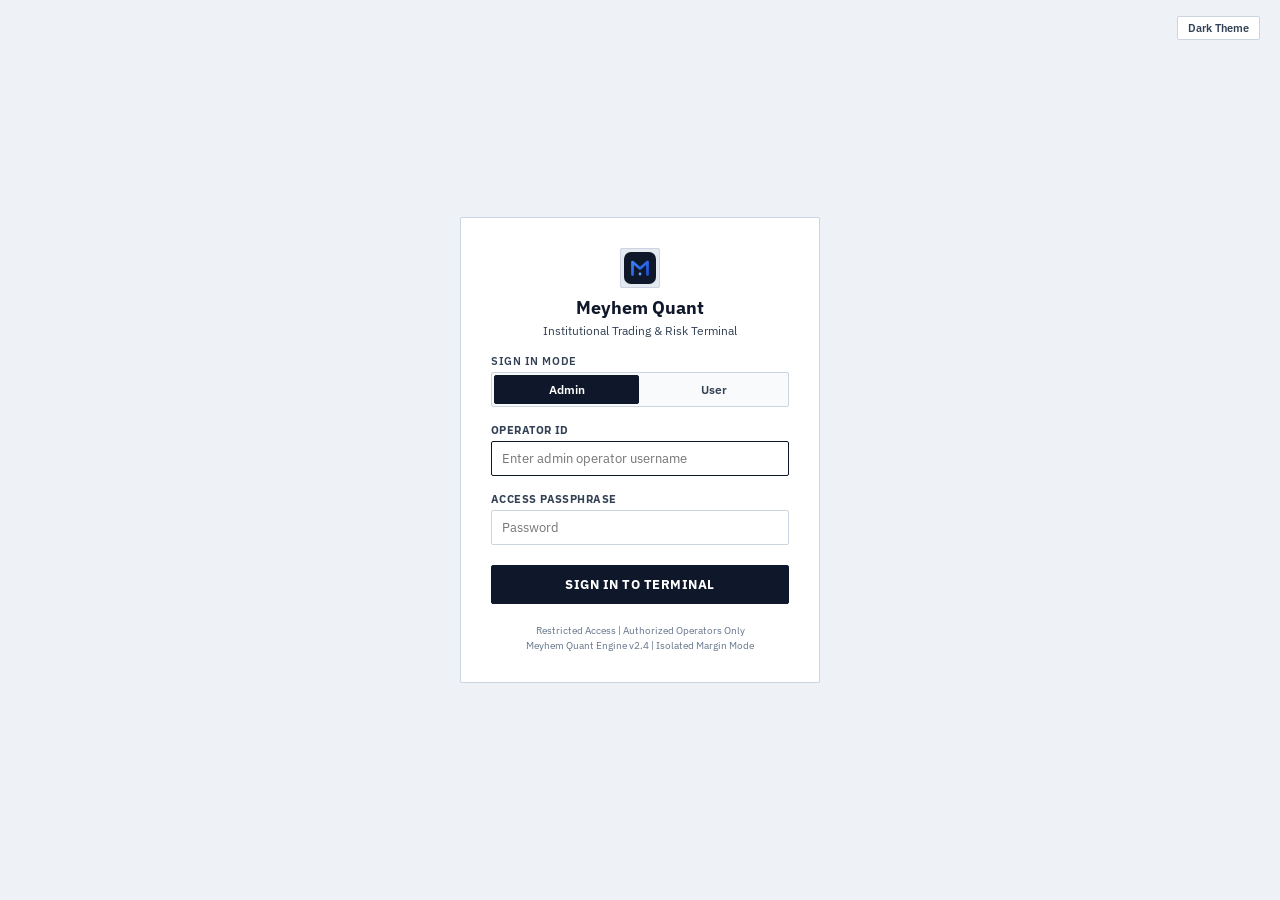
<file: static/login.html>
<!DOCTYPE html>
<html lang="en" data-theme="light">
<head>
    <meta charset="UTF-8">
    <meta name="viewport" content="width=device-width, initial-scale=1.0">
    <title>Meyhem Quant | Terminal Sign In</title>
    <link rel="icon" type="image/svg+xml" href="/static/favicon.svg">
    <link rel="preconnect" href="https://fonts.googleapis.com">
    <link rel="preconnect" href="https://fonts.gstatic.com" crossorigin>
    <link href="https://fonts.googleapis.com/css2?family=IBM+Plex+Mono:wght@400;500;600&family=IBM+Plex+Sans:wght@400;500;600;700&display=swap" rel="stylesheet">
    <link rel="stylesheet" href="/static/style.css">
</head>
<body class="login-page-body">
    <!-- Topbar Actions -->
    <div class="login-topbar-actions">
        <button id="theme-toggle-btn" class="login-theme-btn" title="Toggle Theme">
            <span id="theme-btn-text">Dark Theme</span>
        </button>
    </div>

    <!-- Login Card -->
    <main class="login-card">
        <div class="login-header">
            <div class="login-logo">
                <img src="/static/favicon.svg" alt="Meyhem Quant Logo" width="32" height="32">
            </div>
            <h2>Meyhem Quant</h2>
            <p>Institutional Trading & Risk Terminal</p>
        </div>

        <div id="login-error" class="login-error" role="alert"></div>

        <form id="login-form" style="display: flex; flex-direction: column; gap: 16px;">
            <!-- RBAC Role Mode Switcher -->
            <div class="role-selector-group">
                <label style="font-size: 11px; font-weight: 600; color: var(--text-secondary); text-transform: uppercase; letter-spacing: 0.05em;">Sign In Mode</label>
                <div class="role-toggle-wrapper" id="role-toggle-wrapper">
                    <button type="button" class="role-toggle-btn active" data-role="admin" id="role-btn-admin">
                        <span>Admin</span>
                    </button>
                    <button type="button" class="role-toggle-btn" data-role="user" id="role-btn-user">
                        <span>User</span>
                    </button>
                </div>
            </div>

            <div class="login-group">
                <label for="login-username" id="label-username">Operator ID</label>
                <input 
                    type="text" 
                    id="login-username" 
                    class="login-input" 
                    placeholder="Enter admin operator username" 
                    autocomplete="username" 
                    required 
                    autofocus
                />
            </div>

            <div class="login-group">
                <label for="login-password">Access Passphrase</label>
                <input 
                    type="password" 
                    id="login-password" 
                    class="login-input" 
                    placeholder="Password" 
                    autocomplete="current-password" 
                    required 
                />
            </div>

            <button type="submit" id="btn-login-submit" class="login-btn">
                Sign In to Terminal
            </button>
        </form>

        <div class="login-footer-meta">
            <span>Restricted Access | Authorized Operators Only</span>
            <span>Meyhem Quant Engine v2.4 | Isolated Margin Mode</span>
        </div>
    </main>

    <script>
        // 1. Theme Management (Light by default, persists user preference)
        const savedTheme = localStorage.getItem('mq_theme') || 'light';
        document.documentElement.setAttribute('data-theme', savedTheme);
        document.body.setAttribute('data-theme', savedTheme);

        const themeBtn = document.getElementById('theme-toggle-btn');
        const themeText = document.getElementById('theme-btn-text');

        function updateThemeButtonText(theme) {
            if (themeText) {
                themeText.textContent = theme === 'light' ? 'Dark Theme' : 'Light Theme';
            }
        }
        updateThemeButtonText(savedTheme);

        if (themeBtn) {
            themeBtn.addEventListener('click', () => {
                const current = document.documentElement.getAttribute('data-theme') || 'light';
                const next = current === 'light' ? 'dark' : 'light';
                document.documentElement.setAttribute('data-theme', next);
                document.body.setAttribute('data-theme', next);
                localStorage.setItem('mq_theme', next);
                updateThemeButtonText(next);
            });
        }

        // 2. Role Selector Toggle Logic
        let activeRole = 'admin';
        const roleBtns = document.querySelectorAll('.role-toggle-btn');
        const labelUsername = document.getElementById('label-username');
        const inputUsername = document.getElementById('login-username');

        roleBtns.forEach(btn => {
            btn.addEventListener('click', () => {
                activeRole = btn.getAttribute('data-role');
                roleBtns.forEach(b => b.classList.toggle('active', b === btn));
                if (activeRole === 'user') {
                    if (labelUsername) labelUsername.textContent = 'Account Username';
                    if (inputUsername) inputUsername.placeholder = 'Enter viewer username (user)';
                } else {
                    if (labelUsername) labelUsername.textContent = 'Operator ID';
                    if (inputUsername) inputUsername.placeholder = 'Enter admin operator username (mahum)';
                }
            });
        });

        // 3. Form Submission Handling
        const form = document.getElementById('login-form');
        const errorEl = document.getElementById('login-error');
        const submitBtn = document.getElementById('btn-login-submit');

        form.addEventListener('submit', async (e) => {
            e.preventDefault();
            errorEl.style.display = 'none';
            errorEl.textContent = '';
            submitBtn.disabled = true;
            submitBtn.textContent = 'Authenticating...';

            const username = document.getElementById('login-username').value.trim();
            const password = document.getElementById('login-password').value;

            try {
                const resp = await fetch('/api/auth/login', {
                    method: 'POST',
                    headers: { 'Content-Type': 'application/json' },
                    body: JSON.stringify({
                        username: username,
                        password: password,
                        role: activeRole
                    })
                });
                const data = await resp.json();

                if (data.success && data.token) {
                    localStorage.setItem('topg_session_token', data.token);
                    localStorage.setItem('topg_admin_token', data.token);
                    localStorage.setItem('topg_user_role', data.role || activeRole);
                    window.location.href = '/';
                } else {
                    errorEl.textContent = data.message || 'Authentication rejected. Please check your credentials.';
                    errorEl.style.display = 'block';
                    submitBtn.disabled = false;
                    submitBtn.textContent = 'Sign In to Terminal';
                }
            } catch (err) {
                errorEl.textContent = 'Connection error. Could not reach server.';
                errorEl.style.display = 'block';
                submitBtn.disabled = false;
                submitBtn.textContent = 'Sign In to Terminal';
            }
        });
    </script>
</body>
</html>
</file>
<file: static/style.css>
/* ==============================================================================
   MEYHEM QUANT TERMINAL - INSTITUTIONAL TRADING DESIGN SYSTEM
   HIGH-DENSITY, TABULAR DATA ARCHITECTURE (NO BENTO GRIDS, NO GLASS, NO RAINBOWS)
   FONTS: IBM PLEX SANS (UI) & IBM PLEX MONO (TABULAR TELEMETRY)
   ============================================================================== */

:root,
[data-theme="light"] {
    --bg-app: #eef1f5;
    --bg-sidebar: #ffffff;
    --bg-topbar: #ffffff;
    --bg-card: #ffffff;
    --bg-card-subtle: #f8fafc;
    --bg-input: #ffffff;
    --bg-hover: #e5e9f0;
    --bg-table-header: #e5e9f0;
    --bg-table-stripe: #f9fafb;
    --border-color: #cbd5e1;
    --border-subtle: #94a3b8;
    --border-focus: #0f172a;
    --text-primary: #0f172a;
    --text-secondary: #334155;
    --text-muted: #64748b;
    
    /* Institutional 2-Color Semantic System (Green Up / Red Down / Neutral Slate) */
    --color-up: #057a55;
    --color-up-bg: #def7ec;
    --color-up-border: #31c48d;
    --color-down: #b91c1c;
    --color-down-bg: #fee2e2;
    --color-down-border: #fca5a5;
    --color-neutral: #334155;
    --color-neutral-bg: #f1f5f9;
    --color-neutral-border: #cbd5e1;
    
    --accent-blue: #0f172a;
    --accent-blue-bg: #f1f5f9;
    --accent-blue-border: #cbd5e1;
    --accent-green: #057a55;
    --accent-green-bg: #def7ec;
    --accent-green-border: #31c48d;
    --accent-red: #b91c1c;
    --accent-red-bg: #fee2e2;
    --accent-red-border: #fca5a5;
    --accent-amber: #475569;
    --accent-amber-bg: #f1f5f9;
    --accent-amber-border: #cbd5e1;
    
    --card-shadow: none;
    --card-shadow-hover: none;
    
    --font-sans: "IBM Plex Sans", -apple-system, BlinkMacSystemFont, "Segoe UI", Tahoma, Arial, sans-serif;
    --font-mono: "IBM Plex Mono", "Consolas", "Monaco", "Courier New", monospace;
}

[data-theme="dark"],
[data-theme="cyber"] {
    --bg-app: #0d1117;
    --bg-sidebar: #151921;
    --bg-topbar: #151921;
    --bg-card: #151921;
    --bg-card-subtle: #1a202a;
    --bg-input: #0d1117;
    --bg-hover: #222936;
    --bg-table-header: #1a202a;
    --bg-table-stripe: #12161f;
    --border-color: #27303f;
    --border-subtle: #3a475d;
    --border-focus: #94a3b8;
    --text-primary: #f1f5f9;
    --text-secondary: #94a3b8;
    --text-muted: #64748b;
    
    /* Institutional 2-Color Semantic System (Clean Trading Green & Red) */
    --color-up: #10b981;
    --color-up-bg: #062d1e;
    --color-up-border: #059669;
    --color-down: #ef4444;
    --color-down-bg: #3b1111;
    --color-down-border: #dc2626;
    --color-neutral: #94a3b8;
    --color-neutral-bg: #1e2532;
    --color-neutral-border: #334155;
    
    --accent-blue: #94a3b8;
    --accent-blue-bg: rgba(148, 163, 184, 0.15);
    --accent-blue-border: rgba(148, 163, 184, 0.4);
    --accent-green: #10b981;
    --accent-green-bg: #062d1e;
    --accent-green-border: #059669;
    --accent-red: #ef4444;
    --accent-red-bg: #3b1111;
    --accent-red-border: #dc2626;
    --accent-amber: #94a3b8;
    --accent-amber-bg: rgba(148, 163, 184, 0.15);
    --accent-amber-border: rgba(148, 163, 184, 0.4);
    
    --card-shadow: none;
    --card-shadow-hover: none;
    
    --font-sans: "IBM Plex Sans", -apple-system, BlinkMacSystemFont, "Segoe UI", Tahoma, Arial, sans-serif;
    --font-mono: "IBM Plex Mono", "Consolas", "Monaco", "Courier New", monospace;
}

* {
    box-sizing: border-box;
    margin: 0;
    padding: 0;
    font-family: var(--font-sans);
    -webkit-font-smoothing: antialiased;
}

body {
    background-color: var(--bg-app);
    color: var(--text-primary);
    height: 100vh;
    display: flex;
    flex-direction: column;
    overflow: hidden;
}

.font-mono {
    font-family: var(--font-mono) !important;
    font-variant-numeric: tabular-nums;
    font-feature-settings: "tnum" 1, "zero" 1;
}

.text-up {
    color: var(--color-up) !important;
}

.text-down {
    color: var(--color-down) !important;
}

.text-neutral {
    color: var(--text-secondary) !important;
}

/* ==============================================================================
   MAIN APPLICATION WRAPPER & SIDEBAR
   ============================================================================== */
.app-layout {
    display: flex;
    height: 100vh;
    width: 100vw;
    overflow: hidden;
    background-color: var(--bg-app);
}

.app-sidebar {
    width: 240px;
    min-width: 240px;
    background: var(--bg-sidebar);
    border-right: 1px solid var(--border-color);
    display: flex;
    flex-direction: column;
    justify-content: space-between;
    z-index: 30;
    user-select: none;
}

.sidebar-brand {
    height: 52px;
    padding: 0 16px;
    display: flex;
    align-items: center;
    gap: 10px;
    border-bottom: 1px solid var(--border-color);
    background: var(--bg-sidebar);
}

.brand-icon {
    width: 22px;
    height: 22px;
    flex-shrink: 0;
}

.brand-text {
    display: flex;
    align-items: center;
    gap: 6px;
}

.brand-title {
    font-size: 14px;
    font-weight: 700;
    color: var(--text-primary);
    letter-spacing: -0.01em;
}

.brand-badge {
    font-size: 9px;
    font-weight: 700;
    font-family: var(--font-mono);
    color: var(--text-secondary);
    background: var(--bg-hover);
    border: 1px solid var(--border-color);
    padding: 1px 4px;
    border-radius: 2px;
    letter-spacing: 0.05em;
    text-transform: uppercase;
}

.sidebar-nav {
    flex: 1;
    padding: 12px 8px;
    display: flex;
    flex-direction: column;
    gap: 2px;
    overflow-y: auto;
}

.nav-section-label {
    font-size: 10px;
    font-weight: 700;
    letter-spacing: 0.06em;
    text-transform: uppercase;
    color: var(--text-muted);
    padding: 14px 10px 4px 10px;
}

.nav-section-label:first-child {
    padding-top: 4px;
}

.nav-item {
    display: flex;
    align-items: center;
    gap: 8px;
    padding: 8px 12px;
    background: transparent;
    border: 1px solid transparent;
    border-radius: 2px;
    color: var(--text-secondary);
    font-size: 12px;
    font-weight: 500;
    cursor: pointer;
    text-align: left;
    width: 100%;
}

.nav-item:hover {
    background: var(--bg-hover);
    color: var(--text-primary);
    border-color: var(--border-color);
}

.nav-item.active {
    background: var(--bg-hover);
    color: var(--text-primary);
    font-weight: 700;
    border-color: var(--border-subtle);
}

.nav-indicator {
    width: 3px;
    height: 12px;
    background: transparent;
    flex-shrink: 0;
}

.nav-item.active .nav-indicator {
    background: var(--text-primary);
}

.nav-label {
    flex: 1;
}

.sidebar-footer {
    padding: 14px 12px;
    border-top: 1px solid var(--border-color);
    display: flex;
    flex-direction: column;
    gap: 10px;
    background: var(--bg-sidebar);
}

.user-profile {
    display: flex;
    align-items: center;
    gap: 10px;
}

.user-avatar {
    width: 28px;
    height: 28px;
    border-radius: 2px;
    background: var(--bg-hover);
    color: var(--text-primary);
    border: 1px solid var(--border-color);
    display: flex;
    align-items: center;
    justify-content: center;
    font-weight: 700;
    font-size: 12px;
    font-family: var(--font-mono);
    flex-shrink: 0;
}

.user-info {
    display: flex;
    flex-direction: column;
    gap: 2px;
    min-width: 0;
}

.user-name {
    font-size: 12px;
    font-weight: 700;
    color: var(--text-primary);
    white-space: nowrap;
    overflow: hidden;
    text-overflow: ellipsis;
}

.user-role {
    font-size: 10px;
    color: var(--text-muted);
    display: flex;
    align-items: center;
    gap: 5px;
    white-space: nowrap;
}

.status-dot {
    width: 6px;
    height: 6px;
    background: var(--color-up);
    display: inline-block;
}

.sidebar-logout-btn {
    width: 100%;
    background: transparent;
    color: var(--color-down);
    border: 1px solid var(--color-down-border);
    padding: 6px 10px;
    border-radius: 2px;
    font-size: 11px;
    font-weight: 600;
    cursor: pointer;
    text-transform: uppercase;
    letter-spacing: 0.05em;
}

.sidebar-logout-btn:hover {
    background: var(--color-down-bg);
}

/* ==============================================================================
   WORKSPACE & TOPBAR
   ============================================================================== */
.app-workspace {
    flex: 1;
    display: flex;
    flex-direction: column;
    overflow: hidden;
    background: var(--bg-app);
}

.app-topbar {
    height: 44px;
    background: var(--bg-topbar);
    border-bottom: 1px solid var(--border-color);
    display: flex;
    align-items: center;
    justify-content: space-between;
    padding: 0 16px;
    z-index: 10;
}

.topbar-left {
    display: flex;
    align-items: center;
    gap: 12px;
}

.chart-controls-wrapper {
    display: flex;
    align-items: center;
    gap: 8px;
}

.chart-symbol-select {
    background: var(--bg-card);
    color: var(--text-primary);
    border: 1px solid var(--border-color);
    padding: 4px 8px;
    border-radius: 2px;
    font-size: 12px;
    font-weight: 700;
    font-family: var(--font-mono);
    cursor: pointer;
    outline: none;
}

.chart-symbol-select:focus {
    border-color: var(--border-focus);
}

.timeframe-selector {
    display: flex;
    align-items: center;
    gap: 2px;
    background: var(--bg-card-subtle);
    border: 1px solid var(--border-color);
    padding: 2px;
    border-radius: 2px;
}

.tf-btn {
    background: transparent;
    color: var(--text-muted);
    border: 1px solid transparent;
    padding: 3px 8px;
    border-radius: 2px;
    font-size: 11px;
    font-weight: 600;
    font-family: var(--font-mono);
    cursor: pointer;
}

.tf-btn:hover {
    color: var(--text-primary);
    background: var(--bg-hover);
}

.tf-btn.active {
    background: var(--border-focus);
    color: #ffffff;
    border-color: var(--border-focus);
    font-weight: 700;
}

.topbar-right {
    display: flex;
    align-items: center;
    gap: 6px;
}

.topbar-badges-wrapper {
    display: flex;
    align-items: center;
    gap: 4px;
}

.quick-badge {
    background: var(--bg-card-subtle);
    border: 1px solid var(--border-color);
    padding: 3px 7px;
    border-radius: 2px;
    font-size: 10px;
    font-weight: 600;
    font-family: var(--font-mono);
    display: flex;
    align-items: center;
    gap: 4px;
    color: var(--text-secondary);
    white-space: nowrap;
}

.theme-toggle-btn {
    background: var(--bg-card-subtle);
    color: var(--text-secondary);
    border: 1px solid var(--border-color);
    padding: 4px 10px;
    border-radius: 2px;
    font-size: 11px;
    font-weight: 600;
    cursor: pointer;
}

.theme-toggle-btn:hover {
    background: var(--bg-hover);
    color: var(--text-primary);
}

/* ==============================================================================
   PAGES VIEWPORT
   ============================================================================== */
.pages-viewport {
    flex: 1;
    overflow-y: auto;
    position: relative;
    display: flex;
}

.page-pane {
    display: none;
    width: 100%;
    min-height: 100%;
}

.page-pane.active {
    display: flex;
    flex-direction: column;
    gap: 16px;
    padding: 16px 20px;
}

.page-pane#page-charts.active {
    height: 100%;
    max-height: 100%;
    flex: 1;
    padding: 0;
    gap: 0;
    overflow: hidden;
}

/* ==============================================================================
   EXECUTION CONTROLLER BAR (CLEAN, SOLID, NO ANIMATED CIRCLES)
   ============================================================================== */
.bot-master-hero {
    background: var(--bg-card);
    border: 1px solid var(--border-color);
    border-radius: 2px;
    padding: 14px 18px;
    display: flex;
    align-items: center;
    justify-content: space-between;
    gap: 16px;
    flex-wrap: wrap;
}

.hero-status-group {
    display: flex;
    flex-direction: column;
    gap: 4px;
}

.hero-status-pill {
    align-self: flex-start;
    display: inline-flex;
    align-items: center;
    gap: 6px;
    padding: 2px 8px;
    border-radius: 2px;
    font-size: 11px;
    font-weight: 700;
    font-family: var(--font-mono);
    letter-spacing: 0.05em;
    background: var(--color-up-bg);
    color: var(--color-up);
    border: 1px solid var(--color-up-border);
}

.hero-status-pill.status-paused {
    background: var(--color-down-bg);
    color: var(--color-down);
    border-color: var(--color-down-border);
}

.status-indicator-box {
    width: 7px;
    height: 7px;
    background: currentColor;
    display: inline-block;
    border-radius: 1px;
}

.hero-title {
    font-size: 15px;
    font-weight: 700;
    color: var(--text-primary);
    letter-spacing: -0.01em;
}

.hero-subtitle {
    font-size: 12px;
    color: var(--text-secondary);
    line-height: 1.4;
    max-width: 680px;
}

.hero-actions-row {
    display: flex;
    align-items: center;
    gap: 8px;
    flex-wrap: wrap;
}

.hero-btn {
    display: inline-flex;
    align-items: center;
    padding: 7px 14px;
    border-radius: 2px;
    cursor: pointer;
    font-weight: 700;
    font-size: 12px;
    border: none;
    letter-spacing: 0.02em;
    text-transform: uppercase;
}

.btn-turn-on {
    background: var(--color-up);
    color: #ffffff;
}

.btn-turn-on:hover {
    background: #046c4e;
}

.btn-turn-off {
    background: var(--color-down);
    color: #ffffff;
}

.btn-turn-off:hover {
    background: #991b1b;
}

.hero-btn-sm {
    background: var(--bg-card-subtle);
    color: var(--text-primary);
    border: 1px solid var(--border-color);
    padding: 6px 12px;
    border-radius: 2px;
    font-size: 11px;
    font-weight: 600;
    cursor: pointer;
    text-transform: uppercase;
    letter-spacing: 0.04em;
}

.hero-btn-sm:hover {
    background: var(--bg-hover);
    border-color: var(--border-subtle);
}

.hero-btn-sm.discord-hero-btn {
    background: var(--bg-card-subtle);
    color: var(--text-primary);
    border-color: var(--border-color);
}

/* ==============================================================================
   FINANCIAL TELEMETRY DATA BAR (CONTIGUOUS TABLE STRIP, NO SEPARATE BENTO CARDS)
   ============================================================================== */
.metrics-grid {
    display: grid;
    grid-template-columns: repeat(auto-fit, minmax(170px, 1fr));
    background: var(--bg-card);
    border: 1px solid var(--border-color);
    border-radius: 2px;
    gap: 0;
}

.metric-card {
    background: transparent;
    border: none;
    border-right: 1px solid var(--border-color);
    padding: 12px 16px;
    display: flex;
    flex-direction: column;
    gap: 3px;
    box-shadow: none;
}

.metric-card:last-child {
    border-right: none;
}

.metric-card:hover {
    background: var(--bg-hover);
}

.metric-label {
    font-size: 10px;
    font-weight: 700;
    letter-spacing: 0.08em;
    text-transform: uppercase;
    color: var(--text-muted);
}

.metric-value {
    font-size: 18px;
    font-weight: 700;
    font-family: var(--font-mono);
    font-variant-numeric: tabular-nums;
    color: var(--text-primary);
    line-height: 1.2;
}

.metric-sub {
    font-size: 11px;
    color: var(--text-secondary);
    font-family: var(--font-mono);
}

/* ==============================================================================
   DASHBOARD PANELS & TABLES
   ============================================================================== */
.dashboard-card {
    background: var(--bg-card);
    border: 1px solid var(--border-color);
    border-radius: 2px;
    padding: 16px 18px;
    box-shadow: none;
}

.card-header {
    display: flex;
    justify-content: space-between;
    align-items: center;
    margin-bottom: 12px;
    padding-bottom: 10px;
    border-bottom: 1px solid var(--border-color);
}

.card-title {
    font-size: 13px;
    font-weight: 700;
    color: var(--text-primary);
    display: flex;
    align-items: center;
    gap: 8px;
    text-transform: uppercase;
    letter-spacing: 0.04em;
}

.card-pill {
    font-size: 10px;
    font-weight: 700;
    font-family: var(--font-mono);
    letter-spacing: 0.05em;
    background: var(--bg-card-subtle);
    border: 1px solid var(--border-color);
    padding: 1px 6px;
    border-radius: 2px;
    color: var(--text-secondary);
}

.btn-action-primary {
    background: var(--border-focus);
    color: #ffffff;
    border: 1px solid var(--border-focus);
    font-weight: 600;
    font-size: 11px;
    padding: 6px 14px;
    border-radius: 2px;
    cursor: pointer;
    text-transform: uppercase;
    letter-spacing: 0.03em;
}

.btn-action-primary:hover {
    opacity: 0.9;
}

.btn-action-sm {
    background: var(--bg-card-subtle);
    color: var(--text-primary);
    border: 1px solid var(--border-color);
    padding: 4px 10px;
    border-radius: 2px;
    font-size: 11px;
    font-weight: 600;
    cursor: pointer;
    text-transform: uppercase;
    letter-spacing: 0.03em;
}

.btn-action-sm:hover {
    background: var(--bg-hover);
}

/* ==============================================================================
   RISK PARAMETERS CONTROL BOARD (STRUCTURED TABULAR GRID, NO BENTO GRIDS)
   ============================================================================== */
.risk-config-grid {
    display: grid;
    grid-template-columns: repeat(2, 1fr);
    border: 1px solid var(--border-color);
    background: var(--bg-card);
    gap: 0;
}

@media (max-width: 900px) {
    .risk-config-grid {
        grid-template-columns: 1fr;
    }
}

.risk-param-box {
    background: transparent;
    border: none;
    border-bottom: 1px solid var(--border-color);
    border-right: 1px solid var(--border-color);
    border-radius: 0;
    padding: 12px 16px;
    display: flex;
    flex-direction: column;
    gap: 6px;
}

.risk-param-box:nth-child(2n) {
    border-right: none;
}

.risk-param-box:nth-last-child(-n+2) {
    border-bottom: none;
}

.param-header-row {
    display: flex;
    justify-content: space-between;
    align-items: center;
}

.param-box-label {
    font-size: 12px;
    font-weight: 700;
    color: var(--text-primary);
}

.param-box-desc {
    font-size: 11px;
    color: var(--text-muted);
    line-height: 1.4;
}

.param-input-row {
    display: flex;
    gap: 8px;
    align-items: center;
    margin-top: 4px;
}

.param-input-label {
    font-size: 11px;
    color: var(--text-secondary);
}

.param-unit {
    font-size: 11px;
    font-weight: 600;
    font-family: var(--font-mono);
    color: var(--text-secondary);
}

.blocked-hours-tag {
    font-size: 11px;
    font-weight: 600;
    color: var(--color-down);
    font-family: var(--font-mono);
}

.toggle-pill-btn {
    border-radius: 2px;
    padding: 3px 8px;
    font-size: 10px;
    font-weight: 700;
    font-family: var(--font-mono);
    cursor: pointer;
    border: 1px solid var(--border-color);
    background: var(--bg-hover);
    color: var(--text-secondary);
}

.toggle-pill-btn.active {
    background: var(--color-up-bg);
    color: var(--color-up);
    border-color: var(--color-up-border);
}

.clean-number-input,
.clean-text-input,
.clean-select-input {
    background: var(--bg-input);
    border: 1px solid var(--border-color);
    color: var(--text-primary);
    padding: 5px 8px;
    border-radius: 2px;
    font-size: 12px;
    font-weight: 600;
    font-family: var(--font-mono);
    outline: none;
}

.clean-number-input:focus,
.clean-text-input:focus,
.clean-select-input:focus {
    border-color: var(--border-focus);
}

.preset-btn-group {
    display: flex;
    gap: 4px;
}

.risk-preset-btn,
.alloc-preset-btn {
    background: var(--bg-input);
    color: var(--text-secondary);
    border: 1px solid var(--border-color);
    padding: 3px 7px;
    border-radius: 2px;
    font-size: 10px;
    font-family: var(--font-mono);
    cursor: pointer;
}

.risk-preset-btn:hover,
.alloc-preset-btn:hover {
    background: var(--bg-hover);
    color: var(--text-primary);
}

.risk-preset-btn.active,
.alloc-preset-btn.active {
    background: var(--border-focus);
    color: #ffffff;
    border-color: var(--border-focus);
    font-weight: 700;
}

/* ==============================================================================
   BINANCE GATEWAY PANEL
   ============================================================================== */
.binance-config-body {
    display: grid;
    grid-template-columns: 180px 1fr 1fr auto;
    gap: 12px;
    align-items: flex-end;
    padding: 8px 0;
}

@media (max-width: 900px) {
    .binance-config-body {
        grid-template-columns: 1fr;
    }
}

.form-group {
    display: flex;
    flex-direction: column;
    gap: 4px;
}

.input-field-label {
    font-size: 10px;
    font-weight: 700;
    color: var(--text-muted);
    text-transform: uppercase;
    letter-spacing: 0.05em;
}

.binance-footer-meta {
    display: flex;
    justify-content: space-between;
    align-items: center;
    margin-top: 10px;
    padding-top: 10px;
    border-top: 1px solid var(--border-color);
    font-size: 11px;
    color: var(--text-secondary);
    flex-wrap: wrap;
    gap: 8px;
}

/* ==============================================================================
   DATA TABLES (TABULAR NUMBERS, NO HOVER LIFTS, CLEAN ROW LINES)
   ============================================================================== */
.overview-dual-grid {
    display: grid;
    grid-template-columns: 1fr 1fr;
    gap: 16px;
}

@media (max-width: 1080px) {
    .overview-dual-grid {
        grid-template-columns: 1fr;
    }
}

.calendar-widget-sub {
    font-size: 11px;
    font-family: var(--font-mono);
    color: var(--text-secondary);
    margin-bottom: 8px;
}

.data-table-wrapper {
    overflow-x: auto;
    border: 1px solid var(--border-color);
}

.data-table {
    width: 100%;
    border-collapse: collapse;
    font-size: 11px;
    text-align: left;
}

.data-table th {
    background: var(--bg-table-header);
    color: var(--text-muted);
    font-weight: 700;
    padding: 8px 12px;
    border-bottom: 1px solid var(--border-color);
    text-transform: uppercase;
    font-size: 10px;
    letter-spacing: 0.05em;
    position: sticky;
    top: 0;
    z-index: 2;
}

.data-table td {
    padding: 8px 12px;
    border-bottom: 1px solid var(--border-color);
    color: var(--text-primary);
    white-space: nowrap;
}

.data-table tr:hover td {
    background: var(--bg-hover);
}

.data-table td:nth-child(n+3) {
    font-family: var(--font-mono);
    font-variant-numeric: tabular-nums;
}

.badge-outcome {
    padding: 2px 6px;
    border-radius: 2px;
    font-weight: 700;
    font-size: 10px;
    font-family: var(--font-mono);
    display: inline-block;
}

.badge-outcome.tp {
    background: var(--color-up-bg);
    color: var(--color-up);
    border: 1px solid var(--color-up-border);
}

.badge-outcome.sl {
    background: var(--color-down-bg);
    color: var(--color-down);
    border: 1px solid var(--color-down-border);
}

.badge-side {
    padding: 2px 5px;
    border-radius: 2px;
    font-weight: 700;
    font-size: 10px;
    font-family: var(--font-mono);
}

.badge-side.buy {
    background: var(--color-up-bg);
    color: var(--color-up);
}

.badge-side.sell {
    background: var(--color-down-bg);
    color: var(--color-down);
}

/* ==============================================================================
   CHARTS VIEW & DRAWING TOOLS (TEXT LABELS, SOLID HEADERS)
   ============================================================================== */
.drawing-toolbar {
    width: 36px;
    height: 100%;
    background-color: var(--bg-sidebar);
    border-right: 1px solid var(--border-color);
    display: flex;
    flex-direction: column;
    align-items: center;
    padding: 6px 0;
    gap: 4px;
    z-index: 15;
    flex-shrink: 0;
}

.draw-tool-btn {
    width: 28px;
    height: 28px;
    display: flex;
    align-items: center;
    justify-content: center;
    background: transparent;
    color: var(--text-secondary);
    border: 1px solid transparent;
    border-radius: 2px;
    cursor: pointer;
    font-family: var(--font-mono);
    font-size: 10px;
    font-weight: 700;
}

.draw-tool-btn:hover {
    background: var(--bg-hover);
    color: var(--text-primary);
    border-color: var(--border-color);
}

.draw-tool-btn.active {
    background: var(--border-focus);
    color: #ffffff;
    border-color: var(--border-focus);
}

.tool-separator {
    width: 20px;
    height: 1px;
    background: var(--border-color);
    margin: 2px 0;
}

#main-content {
    flex: 1;
    display: flex;
    flex-direction: row;
    height: 100%;
    width: 100%;
    overflow: hidden;
    position: relative;
}

.split-pane {
    position: relative;
    height: 100% !important;
    max-height: 100% !important;
    display: flex !important;
    flex-direction: column !important;
    overflow: hidden !important;
    min-width: 0 !important;
    box-sizing: border-box !important;
}

#split-ltf-container {
    background-color: var(--bg-app);
    border-right: 1px solid var(--border-color);
}

#chart-container {
    background-color: var(--bg-app);
    border-right: none;
}

#split-ltf-container.collapsed {
    display: none !important;
    width: 0% !important;
    max-width: 0% !important;
    flex: 0 0 0% !important;
    border-right: none !important;
}

#chart-container.full-width {
    display: flex !important;
    width: 100% !important;
    max-width: 100% !important;
    flex: 1 1 100% !important;
}

#split-ltf-container:not(.collapsed) {
    display: flex !important;
    flex: 1 1 50% !important;
    width: 50% !important;
    max-width: 50% !important;
    min-width: 0 !important;
    box-sizing: border-box !important;
}

#chart-container:not(.full-width) {
    display: flex !important;
    flex: 1 1 50% !important;
    width: 50% !important;
    max-width: 50% !important;
    min-width: 0 !important;
    box-sizing: border-box !important;
}

#chart-container:not(.full-width) #double-click-hint {
    display: none !important;
}

.pane-header {
    height: 32px !important;
    min-height: 32px !important;
    max-height: 32px !important;
    flex: 0 0 32px !important;
    background: var(--bg-topbar);
    border-bottom: 1px solid var(--border-color);
    display: flex;
    align-items: center;
    justify-content: space-between;
    padding: 0 8px;
    z-index: 8;
    position: relative !important;
    width: 100% !important;
    box-sizing: border-box !important;
    white-space: nowrap !important;
    overflow: hidden !important;
}

.pane-header {
    height: 32px !important;
    min-height: 32px !important;
    flex: 0 0 32px !important;
    background: var(--bg-topbar);
    border-bottom: 1px solid var(--border-color);
    display: flex;
    align-items: center;
    justify-content: space-between;
    padding: 0 10px;
    z-index: 8;
    position: relative !important;
    width: 100% !important;
    box-sizing: border-box !important;
}

.pane-title-group {
    display: flex;
    align-items: center;
    gap: 6px;
}

.ltf-badge,
.htf-badge {
    font-size: 11px;
    font-weight: 700;
    font-family: var(--font-mono);
    color: var(--text-primary);
    background: var(--bg-hover);
    padding: 2px 6px;
    border: 1px solid var(--border-color);
    border-radius: 2px;
}

.ltf-date-tag {
    font-size: 11px;
    color: var(--text-secondary);
    font-family: var(--font-mono);
}

.signal-nav-controls {
    display: inline-flex;
    align-items: center;
    gap: 3px;
    margin-left: 6px;
}

.sig-nav-btn {
    background: var(--bg-card);
    border: 1px solid var(--border-color);
    color: var(--text-primary);
    border-radius: 2px;
    padding: 1px 6px;
    font-size: 9px;
    font-family: var(--font-mono);
    font-weight: 700;
    cursor: pointer;
}

.sig-nav-btn:hover {
    background: var(--bg-hover);
}

.sig-counter-pill {
    font-size: 10px;
    font-weight: 600;
    font-family: var(--font-mono);
    color: var(--text-secondary);
    padding: 1px 5px;
    background: var(--bg-hover);
    border: 1px solid var(--border-color);
    border-radius: 2px;
}

.close-split-btn {
    flex-shrink: 0 !important;
    margin-left: auto !important;
    display: inline-flex !important;
    align-items: center !important;
    justify-content: center !important;
    gap: 4px !important;
    height: 24px !important;
    padding: 0 10px !important;
    background: rgba(239, 83, 80, 0.16) !important;
    border: 1px solid rgba(239, 83, 80, 0.5) !important;
    border-radius: 4px !important;
    color: #ef5350 !important;
    font-family: var(--font-mono, monospace) !important;
    font-size: 11px !important;
    font-weight: 700 !important;
    letter-spacing: 0.5px !important;
    cursor: pointer !important;
    transition: all 0.15s ease-in-out !important;
    z-index: 20 !important;
}

.close-split-btn:hover {
    background: #ef5350 !important;
    color: #ffffff !important;
    border-color: #ef5350 !important;
    box-shadow: 0 2px 8px rgba(239, 83, 80, 0.4) !important;
}

.floating-ltf-close-btn {
    position: absolute !important;
    top: 8px !important;
    right: 70px !important;
    display: inline-flex !important;
    align-items: center !important;
    gap: 5px !important;
    padding: 3px 9px !important;
    background: rgba(19, 23, 34, 0.88) !important;
    border: 1px solid rgba(239, 83, 80, 0.6) !important;
    border-radius: 4px !important;
    color: #ef5350 !important;
    font-family: var(--font-mono, monospace) !important;
    font-size: 11px !important;
    font-weight: 700 !important;
    cursor: pointer !important;
    z-index: 25 !important;
    backdrop-filter: blur(4px) !important;
    box-shadow: 0 2px 6px rgba(0, 0, 0, 0.4) !important;
    transition: all 0.15s ease !important;
}

.floating-ltf-close-btn:hover {
    background: #ef5350 !important;
    color: #ffffff !important;
    border-color: #ef5350 !important;
    box-shadow: 0 3px 10px rgba(239, 83, 80, 0.5) !important;
}

#ltf-ohlc-legend {
    flex: 1 1 auto !important;
    min-width: 0 !important;
    overflow: hidden !important;
    text-overflow: ellipsis !important;
    white-space: nowrap !important;
    margin: 0 8px !important;
}

.signal-telemetry-bar {
    position: relative !important;
    height: 26px !important;
    min-height: 26px !important;
    flex: 0 0 26px !important;
    width: 100% !important;
    box-sizing: border-box !important;
    background: var(--bg-card);
    border-bottom: 1px solid var(--border-color);
    display: flex;
    align-items: center;
    gap: 12px;
    padding: 0 10px;
    font-size: 11px;
    font-family: var(--font-mono);
    z-index: 7;
    overflow-x: auto;
    white-space: nowrap;
}

.tel-badge-sig {
    font-size: 10px;
    font-weight: 800;
    padding: 1px 6px;
    border-radius: 2px;
    font-family: var(--font-mono);
}

.tel-badge-sig.buy {
    background: var(--color-up-bg);
    color: var(--color-up);
    border: 1px solid var(--color-up-border);
}

.tel-badge-sig.sell {
    background: var(--color-down-bg);
    color: var(--color-down);
    border: 1px solid var(--color-down-border);
}

.tel-item {
    color: var(--text-secondary);
}

.tel-item b {
    color: var(--text-primary);
}

.tel-item.tel-sl b { color: var(--color-down); }
.tel-item.tel-tp b { color: var(--color-up); }

.clean-mode-badge {
    font-size: 9px;
    font-weight: 700;
    font-family: var(--font-mono);
    padding: 2px 6px;
    border-radius: 2px;
    background: var(--bg-hover);
    color: var(--text-secondary);
    border: 1px solid var(--border-color);
}

#structure-trend-badge {
    background: var(--color-up-bg);
    color: var(--color-up);
    border-color: var(--color-up-border);
}

.ohlc-legend {
    font-size: 11px;
    font-family: var(--font-mono);
    display: flex;
    align-items: center;
    gap: 8px;
    color: var(--text-muted);
    white-space: nowrap;
}

.ohlc-legend .time-val {
    color: var(--text-primary);
    font-weight: 600;
}

.ohlc-legend .val-up {
    color: var(--color-up);
    font-weight: 600;
}

.ohlc-legend .val-down {
    color: var(--color-down);
    font-weight: 600;
}

.pane-chart {
    width: 100% !important;
    height: 100% !important;
    flex: 1 1 0 !important;
    min-height: 0 !important;
    position: relative !important;
    overflow: hidden !important;
    margin: 0 !important;
    padding: 0 !important;
    box-sizing: border-box !important;
}

#overlay-canvas, #ltf-overlay-canvas {
    position: absolute;
    top: 0;
    left: 0;
    width: 100%;
    height: 100%;
    pointer-events: none;
    z-index: 5;
}

/* TradingView Style Floating Crosshair Date & Time Badge at Chart Bottom */
.bottom-time-scale-pill {
    position: absolute;
    bottom: 2px;
    left: 50%;
    transform: translateX(-50%);
    background: #2962ff;
    color: #ffffff;
    font-family: var(--font-mono), monospace;
    font-size: 11px;
    font-weight: 700;
    padding: 2px 8px;
    border-radius: 2px;
    pointer-events: none;
    z-index: 25;
    box-shadow: 0 2px 6px rgba(0, 0, 0, 0.4);
    display: none;
    white-space: nowrap;
    border: 1px solid rgba(255, 255, 255, 0.2);
}

/* Floating Drawing Property Bar */
.drawing-property-bar {
    position: fixed;
    top: 50px;
    left: 50%;
    transform: translateX(-50%);
    background: var(--bg-card);
    border: 1px solid var(--border-color);
    border-radius: 2px;
    padding: 4px 10px;
    display: flex;
    align-items: center;
    gap: 8px;
    z-index: 1000;
    box-shadow: none;
}

.prop-group {
    display: flex;
    align-items: center;
    gap: 4px;
}

.prop-label {
    font-size: 10px;
    color: var(--text-muted);
    font-weight: 700;
    text-transform: uppercase;
}

.color-palette {
    display: flex;
    align-items: center;
    gap: 4px;
}

.color-dot {
    width: 14px;
    height: 14px;
    border-radius: 2px;
    border: 1px solid var(--border-color);
    cursor: pointer;
    outline: none;
    padding: 0;
}

.color-dot.active {
    border-color: var(--text-primary);
}

.prop-select {
    background: var(--bg-input);
    color: var(--text-primary);
    border: 1px solid var(--border-color);
    padding: 2px 4px;
    border-radius: 2px;
    font-size: 11px;
    font-family: var(--font-mono);
    outline: none;
}

.prop-input {
    background: var(--bg-input);
    color: var(--text-primary);
    border: 1px solid var(--border-color);
    padding: 2px 6px;
    border-radius: 2px;
    font-size: 11px;
    font-family: var(--font-mono);
    outline: none;
    width: 120px;
}

.prop-separator {
    width: 1px;
    height: 14px;
    background: var(--border-color);
}

.prop-icon-btn {
    background: transparent;
    border: 1px solid var(--border-color);
    color: var(--text-primary);
    cursor: pointer;
    padding: 2px 6px;
    border-radius: 2px;
    font-family: var(--font-mono);
    font-size: 10px;
    font-weight: 700;
}

.prop-icon-btn.delete-btn {
    color: var(--color-down);
    border-color: var(--color-down-border);
    background: var(--color-down-bg);
}

.prop-icon-btn.close-btn {
    border: none;
}

/* ==============================================================================
   FILTER BUTTONS & CALENDAR
   ============================================================================== */
.event-filter-group {
    display: flex;
    gap: 4px;
}

.filter-btn {
    background: var(--bg-card-subtle);
    color: var(--text-secondary);
    border: 1px solid var(--border-color);
    padding: 4px 10px;
    border-radius: 2px;
    font-size: 11px;
    font-weight: 600;
    cursor: pointer;
}

.filter-btn:hover {
    background: var(--bg-hover);
    color: var(--text-primary);
}

.filter-btn.active {
    background: var(--border-focus);
    color: #ffffff;
    border-color: var(--border-focus);
}

/* ==============================================================================
   RISK GUARDRAILS MATRIX (TABLE LAYOUT)
   ============================================================================== */
.guardrail-status-pill {
    font-size: 10px;
    font-weight: 700;
    font-family: var(--font-mono);
    padding: 2px 6px;
    border-radius: 2px;
    display: inline-block;
    border: 1px solid var(--border-color);
    color: var(--text-secondary);
    background: var(--bg-card-subtle);
}

.guardrail-status-pill.status-ok {
    background: var(--color-up-bg);
    color: var(--color-up);
    border-color: var(--color-up-border);
}

/* Legacy guardrails fallback */
.guardrails-grid {
    display: grid;
    grid-template-columns: repeat(auto-fit, minmax(280px, 1fr));
    gap: 12px;
}

.guardrail-card {
    background: var(--bg-card);
    border: 1px solid var(--border-color);
    border-radius: 2px;
    padding: 14px 16px;
    display: flex;
    flex-direction: column;
    gap: 8px;
}

.guardrail-header {
    display: flex;
    justify-content: space-between;
    align-items: center;
}

.guardrail-name {
    font-size: 13px;
    font-weight: 700;
    color: var(--text-primary);
}

.guardrail-desc {
    font-size: 11px;
    color: var(--text-secondary);
    line-height: 1.5;
}

/* ==============================================================================
   LOGIN PAGE
   ============================================================================== */
.login-page-body {
    background: var(--bg-app);
    color: var(--text-primary);
    min-height: 100vh;
    display: flex;
    flex-direction: column;
    justify-content: center;
    align-items: center;
    padding: 20px;
    margin: 0;
}

.login-topbar-actions {
    position: absolute;
    top: 16px;
    right: 20px;
}

.login-card {
    background: var(--bg-card);
    border: 1px solid var(--border-color);
    border-radius: 2px;
    padding: 30px;
    width: 100%;
    max-width: 360px;
    display: flex;
    flex-direction: column;
    gap: 16px;
    box-shadow: none;
}

.login-header {
    text-align: center;
    display: flex;
    flex-direction: column;
    align-items: center;
    gap: 4px;
}

.login-logo {
    display: flex;
    align-items: center;
    justify-content: center;
    width: 40px;
    height: 40px;
    background: var(--bg-hover);
    border: 1px solid var(--border-color);
    border-radius: 2px;
    margin-bottom: 4px;
}

.login-header h2 {
    font-size: 18px;
    font-weight: 700;
    color: var(--text-primary);
}

.login-header p {
    font-size: 12px;
    color: var(--text-secondary);
}

.role-selector-group {
    display: flex;
    flex-direction: column;
    gap: 4px;
}

.role-toggle-wrapper {
    display: flex;
    background: var(--bg-card-subtle);
    border: 1px solid var(--border-color);
    border-radius: 2px;
    padding: 2px;
    gap: 2px;
}

.role-toggle-btn {
    flex: 1;
    display: flex;
    align-items: center;
    justify-content: center;
    padding: 6px 10px;
    border: 1px solid transparent;
    border-radius: 2px;
    background: transparent;
    color: var(--text-secondary);
    font-size: 12px;
    font-weight: 600;
    font-family: var(--font-mono);
    cursor: pointer;
}

.role-toggle-btn.active {
    background: var(--border-focus);
    color: #ffffff;
    border-color: var(--border-focus);
}

.login-group {
    display: flex;
    flex-direction: column;
    gap: 4px;
}

.login-group label {
    font-size: 11px;
    font-weight: 700;
    color: var(--text-secondary);
    text-transform: uppercase;
    letter-spacing: 0.04em;
}

.login-input {
    background: var(--bg-input);
    border: 1px solid var(--border-color);
    border-radius: 2px;
    padding: 8px 10px;
    color: var(--text-primary);
    font-size: 13px;
    outline: none;
}

.login-input:focus {
    border-color: var(--border-focus);
}

.login-btn {
    background: var(--border-focus);
    color: #ffffff;
    border: 1px solid var(--border-focus);
    border-radius: 2px;
    padding: 10px;
    font-size: 13px;
    font-weight: 700;
    text-transform: uppercase;
    letter-spacing: 0.04em;
    cursor: pointer;
    margin-top: 4px;
}

.login-btn:hover {
    opacity: 0.9;
}

.login-btn:disabled {
    opacity: 0.5;
    cursor: not-allowed;
}

.login-error {
    background: var(--color-down-bg);
    border: 1px solid var(--color-down-border);
    color: var(--color-down);
    font-size: 11px;
    padding: 8px 12px;
    border-radius: 2px;
    text-align: center;
    display: none;
}

.login-footer-meta {
    text-align: center;
    font-size: 10px;
    font-family: var(--font-mono);
    color: var(--text-muted);
    margin-top: 4px;
    display: flex;
    flex-direction: column;
    gap: 2px;
}

.login-theme-btn {
    background: var(--bg-card);
    border: 1px solid var(--border-color);
    color: var(--text-secondary);
    border-radius: 2px;
    padding: 4px 10px;
    font-size: 11px;
    font-weight: 600;
    cursor: pointer;
}

.login-theme-btn:hover {
    background: var(--bg-hover);
    color: var(--text-primary);
}

/* ==============================================================================
   ROLE-BASED PERMISSION RESTRICTIONS (USER / VIEWER ROLE)
   ============================================================================== */
body.role-user .bot-master-hero,
body.role-user .risk-config-card,
body.role-user .binance-card,
body.role-user #btn-bot-toggle,
body.role-user #nav-calendar,
body.role-user #nav-risk,
body.role-user #page-calendar,
body.role-user #page-risk,
body.role-user .overview-dual-grid > .dashboard-card:first-child,
body.role-user .sidebar-nav .nav-section-label:first-child,
body.role-user #btn-reset-breaker,
body.role-user #btn-discord-test,
body.role-user #btn-turn-on-bot,
body.role-user #btn-turn-off-bot,
body.role-user #btn-save-risk-settings,
body.role-user #btn-save-binance,
body.role-user #btn-test-binance {
    display: none !important;
}

body.role-user .overview-dual-grid {
    grid-template-columns: 1fr !important;
}

body.role-user .user-role {
    color: var(--text-primary) !important;
}


/* Interactive Trade Decision HUD Banner */
.trade-logic-hud {
    position: relative !important;
    display: flex !important;
    flex-wrap: wrap !important;
    align-items: center !important;
    justify-content: space-between !important;
    gap: 8px !important;
    padding: 5px 10px !important;
    background: #0d111a !important;
    border-bottom: 1px solid var(--border-color) !important;
    font-family: var(--font-mono, monospace) !important;
    font-size: 11px !important;
    z-index: 7 !important;
    box-sizing: border-box !important;
}

.logic-steps-wrapper {
    display: flex !important;
    align-items: center !important;
    gap: 6px !important;
    flex-wrap: nowrap !important;
    overflow-x: auto !important;
}

.logic-step-card {
    display: inline-flex !important;
    align-items: center !important;
    gap: 4px !important;
    padding: 2px 7px !important;
    border-radius: 4px !important;
    background: rgba(255, 255, 255, 0.05) !important;
    border: 1px solid rgba(255, 255, 255, 0.1) !important;
    white-space: nowrap !important;
    color: var(--text-secondary);
}

.logic-step-card .step-badge {
    font-weight: 800 !important;
    font-size: 9px !important;
    opacity: 0.8 !important;
}

.logic-step-card .step-text {
    font-weight: 600 !important;
}

.logic-step-card.passed {
    background: rgba(16, 185, 129, 0.15) !important;
    border-color: rgba(16, 185, 129, 0.45) !important;
    color: #10b981 !important;
}

.logic-step-card.waiting {
    background: rgba(245, 158, 11, 0.15) !important;
    border-color: rgba(245, 158, 11, 0.45) !important;
    color: #f59e0b !important;
}

.logic-step-card.active {
    background: rgba(56, 189, 248, 0.15) !important;
    border-color: rgba(56, 189, 248, 0.45) !important;
    color: #38bdf8 !important;
}

.logic-step-card.retesting {
    background: rgba(168, 85, 247, 0.18) !important;
    border-color: #a855f7 !important;
    color: #c084fc !important;
}

.logic-step-card.confirmed {
    background: rgba(16, 185, 129, 0.25) !important;
    border-color: #10b981 !important;
    color: #10b981 !important;
    font-weight: 700 !important;
}

.logic-step-arrow {
    color: var(--text-muted, #64748b) !important;
    font-size: 10px !important;
}

.logic-decision-wrapper {
    display: inline-flex !important;
    align-items: center !important;
    gap: 8px !important;
    margin-left: auto !important;
    white-space: nowrap !important;
    overflow: hidden !important;
    text-overflow: ellipsis !important;
}

.logic-decision-badge {
    padding: 2px 8px !important;
    border-radius: 4px !important;
    font-weight: 800 !important;
    font-size: 10px !important;
    letter-spacing: 0.5px !important;
    border: 1px solid currentColor !important;
    background: rgba(245, 158, 11, 0.15) !important;
    color: #f59e0b !important;
    border-color: #f59e0b !important;
}

.logic-decision-reason {
    color: var(--text-secondary, #94a3b8) !important;
    font-size: 11px !important;
    font-weight: 500 !important;
}


/* ===================================================================
   METHOD 2: TRADE REPLAY & DISCREPANCY INSPECTOR STYLES
   =================================================================== */

.btn-inspector-header {
    display: inline-flex;
    align-items: center;
    gap: 6px;
    height: 28px;
    padding: 0 12px;
    margin-left: 8px;
    border-radius: 4px;
    font-size: 11px;
    font-weight: 700;
    cursor: pointer;
    background: linear-gradient(135deg, rgba(37, 99, 235, 0.15), rgba(99, 102, 241, 0.15));
    border: 1px solid rgba(37, 99, 235, 0.5);
    color: #3b82f6;
    transition: all 0.2s ease;
}

.btn-inspector-header:hover {
    background: linear-gradient(135deg, rgba(37, 99, 235, 0.3), rgba(99, 102, 241, 0.3));
    border-color: #2563eb;
    color: #60a5fa;
    transform: translateY(-1px);
}

.btn-hud-inspect {
    display: inline-flex;
    align-items: center;
    gap: 4px;
    height: 22px;
    padding: 0 8px;
    border-radius: 3px;
    font-size: 10px;
    font-weight: 700;
    cursor: pointer;
    background: rgba(37, 99, 235, 0.2);
    border: 1px solid rgba(59, 130, 246, 0.4);
    color: #60a5fa;
    margin-left: 8px;
    transition: all 0.15s ease;
}

.btn-hud-inspect:hover {
    background: rgba(37, 99, 235, 0.4);
    color: #ffffff;
}

/* Modal Overlay */
.discrepancy-modal-overlay {
    position: fixed;
    top: 0;
    left: 0;
    right: 0;
    bottom: 0;
    background: rgba(15, 23, 42, 0.75);
    backdrop-filter: blur(4px);
    z-index: 99999;
    display: flex;
    align-items: center;
    justify-content: center;
    padding: 20px;
}

.discrepancy-modal-content {
    background: var(--bg-card, #ffffff);
    border: 1px solid var(--border-color, #e2e8f0);
    border-radius: 12px;
    width: 100%;
    max-width: 960px;
    max-height: 90vh;
    overflow-y: auto;
    box-shadow: 0 25px 50px -12px rgba(0, 0, 0, 0.5);
    display: flex;
    flex-direction: column;
    padding: 24px;
    gap: 18px;
    animation: modalSlideIn 0.25s ease-out;
}

@keyframes modalSlideIn {
    from {
        opacity: 0;
        transform: translateY(12px) scale(0.98);
    }
    to {
        opacity: 1;
        transform: translateY(0) scale(1);
    }
}

.discrepancy-modal-header {
    display: flex;
    align-items: flex-start;
    justify-content: space-between;
    border-bottom: 1px solid var(--border-color, #e2e8f0);
    padding-bottom: 14px;
}

.discrepancy-title-group {
    display: flex;
    flex-direction: column;
    gap: 4px;
}

.inspector-badge {
    display: inline-block;
    padding: 2px 6px;
    border-radius: 4px;
    font-size: 10px;
    font-weight: 800;
    letter-spacing: 0.5px;
    background: rgba(59, 130, 246, 0.2);
    color: #3b82f6;
    border: 1px solid rgba(59, 130, 246, 0.3);
}

.discrepancy-modal-title {
    margin: 0;
    font-size: 18px;
    font-weight: 700;
    color: var(--text-primary, #0f172a);
}

.discrepancy-subtitle {
    font-size: 12px;
    color: var(--text-secondary, #64748b);
}

.modal-close-btn {
    background: transparent;
    border: none;
    font-size: 18px;
    color: var(--text-muted, #94a3b8);
    cursor: pointer;
    padding: 4px 8px;
    border-radius: 4px;
    transition: background 0.15s;
}

.modal-close-btn:hover {
    background: rgba(239, 68, 68, 0.15);
    color: #ef4444;
}

/* Inspector Input Bar */
.inspector-input-bar {
    display: flex;
    gap: 12px;
    background: var(--bg-secondary, rgba(241, 245, 249, 0.6));
    border: 1px solid var(--border-color, #e2e8f0);
    border-radius: 8px;
    padding: 12px 16px;
    align-items: flex-end;
}

.inspector-input-group {
    display: flex;
    flex-direction: column;
    gap: 4px;
}

.inspector-input-label {
    font-size: 11px;
    font-weight: 600;
    color: var(--text-secondary, #64748b);
}

/* Preset Chips */
.inspector-preset-bar {
    display: flex;
    align-items: center;
    gap: 8px;
    flex-wrap: wrap;
    font-size: 11px;
}

.preset-label {
    color: var(--text-muted, #94a3b8);
    font-weight: 600;
}

.preset-chip {
    padding: 4px 10px;
    border-radius: 20px;
    background: var(--bg-secondary, rgba(241, 245, 249, 0.8));
    border: 1px solid var(--border-color, #e2e8f0);
    color: var(--text-secondary, #475569);
    font-size: 11px;
    font-weight: 600;
    cursor: pointer;
    transition: all 0.15s ease;
}

.preset-chip:hover {
    background: rgba(59, 130, 246, 0.15);
    border-color: #3b82f6;
    color: #2563eb;
}

/* Side by Side Cards */
.discrepancy-cards-container {
    display: grid;
    grid-template-columns: 1fr 1fr;
    gap: 16px;
}

.comparison-card {
    border-radius: 8px;
    border: 1px solid var(--border-color, #e2e8f0);
    background: var(--bg-card, #ffffff);
    padding: 16px;
    display: flex;
    flex-direction: column;
    gap: 12px;
    position: relative;
    box-shadow: 0 2px 4px rgba(0, 0, 0, 0.04);
}

.manual-card {
    border-top: 3px solid #3b82f6;
}

.algo-card {
    border-top: 3px solid #10b981;
}

.card-tag {
    font-size: 11px;
    font-weight: 800;
    letter-spacing: 0.5px;
    color: var(--text-secondary, #64748b);
}

.trade-hero-stat {
    display: flex;
    align-items: baseline;
    gap: 10px;
    padding-bottom: 8px;
    border-bottom: 1px dashed var(--border-color, #e2e8f0);
}

.stat-badge {
    padding: 3px 8px;
    border-radius: 4px;
    font-size: 12px;
    font-weight: 800;
    letter-spacing: 0.5px;
}

.stat-badge.buy {
    background: rgba(16, 185, 129, 0.15);
    color: #10b981;
    border: 1px solid #10b981;
}

.stat-badge.sell {
    background: rgba(239, 68, 68, 0.15);
    color: #ef4444;
    border: 1px solid #ef4444;
}

.stat-badge.no-sig {
    background: rgba(100, 116, 139, 0.15);
    color: #64748b;
    border: 1px solid #64748b;
}

.stat-price {
    font-size: 20px;
    font-weight: 700;
    font-family: 'IBM Plex Mono', monospace;
    color: var(--text-primary, #0f172a);
}

.stat-time {
    font-size: 11px;
    color: var(--text-muted, #94a3b8);
    margin-left: auto;
}

.card-details-grid {
    display: flex;
    flex-direction: column;
    gap: 8px;
}

.detail-row {
    display: flex;
    align-items: baseline;
    justify-content: space-between;
    font-size: 12px;
    line-height: 1.4;
}

.detail-label {
    color: var(--text-secondary, #64748b);
    font-weight: 500;
}

.detail-val {
    font-weight: 600;
    color: var(--text-primary, #0f172a);
    text-align: right;
}

.detail-desc {
    font-size: 11px;
    color: var(--text-secondary, #64748b);
    text-align: right;
    max-width: 65%;
    font-style: italic;
}

/* Callout Box (Why Algo Didn't Fire) */
.discrepancy-callout-box {
    background: rgba(245, 158, 11, 0.08);
    border: 1px solid rgba(245, 158, 11, 0.35);
    border-radius: 8px;
    padding: 16px;
    display: flex;
    flex-direction: column;
    gap: 10px;
}

.callout-header {
    display: flex;
    align-items: center;
    gap: 8px;
}

.callout-icon {
    font-size: 18px;
}

.callout-title {
    margin: 0;
    font-size: 14px;
    font-weight: 700;
    color: var(--text-primary, #0f172a);
}

.callout-category-badge {
    margin-left: auto;
    padding: 2px 8px;
    border-radius: 4px;
    font-size: 10px;
    font-weight: 800;
    letter-spacing: 0.5px;
    background: rgba(245, 158, 11, 0.2);
    color: #d97706;
    border: 1px solid rgba(245, 158, 11, 0.4);
}

.callout-explanation {
    margin: 0;
    font-size: 13px;
    line-height: 1.5;
    color: var(--text-primary, #0f172a);
    font-weight: 500;
}

/* Criteria Checklist */
.criteria-checklist {
    display: grid;
    grid-template-columns: repeat(auto-fit, minmax(260px, 1fr));
    gap: 8px;
    margin-top: 6px;
    padding-top: 10px;
    border-top: 1px solid rgba(245, 158, 11, 0.2);
}

.checklist-item {
    display: flex;
    align-items: center;
    gap: 8px;
    font-size: 12px;
    background: var(--bg-card, #ffffff);
    padding: 6px 10px;
    border-radius: 6px;
    border: 1px solid var(--border-color, #e2e8f0);
}

.checklist-item.passed .check-icon {
    color: #10b981;
}

.checklist-item.failed .check-icon {
    color: #ef4444;
}

.checklist-text {
    font-weight: 600;
    color: var(--text-primary, #0f172a);
}

.checklist-detail {
    margin-left: auto;
    font-size: 11px;
    color: var(--text-secondary, #64748b);
    max-width: 140px;
    overflow: hidden;
    text-overflow: ellipsis;
    white-space: nowrap;
}

/* Learning Suggestion Box */
.learning-suggestion-box {
    background: rgba(37, 99, 235, 0.08);
    border: 1px solid rgba(37, 99, 235, 0.3);
    border-radius: 8px;
    padding: 14px 16px;
    display: flex;
    flex-direction: column;
    gap: 6px;
}

.suggestion-header {
    display: flex;
    align-items: center;
    gap: 8px;
}

.suggestion-icon {
    font-size: 16px;
}

.suggestion-title {
    font-size: 13px;
    font-weight: 700;
    color: #2563eb;
    letter-spacing: 0.3px;
}

.suggestion-text {
    margin: 0;
    font-size: 12px;
    line-height: 1.5;
    color: var(--text-primary, #0f172a);
}

.suggestion-text code {
    background: rgba(37, 99, 235, 0.15);
    padding: 2px 6px;
    border-radius: 4px;
    font-family: 'IBM Plex Mono', monospace;
    font-size: 11px;
    color: #1d4ed8;
}

/* Dark Theme overrides */
[data-theme="dark"] .discrepancy-modal-content {
    background: #0f172a !important;
    border-color: #334155 !important;
}

[data-theme="dark"] .inspector-input-bar {
    background: rgba(30, 41, 59, 0.7) !important;
    border-color: #334155 !important;
}

[data-theme="dark"] .comparison-card {
    background: #1e293b !important;
    border-color: #334155 !important;
}

[data-theme="dark"] .checklist-item {
    background: #0f172a !important;
    border-color: #334155 !important;
}

[data-theme="dark"] .preset-chip {
    background: #1e293b !important;
    border-color: #334155 !important;
    color: #94a3b8 !important;
}

[data-theme="dark"] .preset-chip:hover {
    background: rgba(59, 130, 246, 0.2) !important;
    color: #60a5fa !important;
}

[data-theme="dark"] .learning-suggestion-box {
    background: rgba(37, 99, 235, 0.15) !important;
    border-color: rgba(59, 130, 246, 0.4) !important;
}

[data-theme="dark"] .suggestion-title {
    color: #60a5fa !important;
}

[data-theme="dark"] .suggestion-text code {
    background: rgba(59, 130, 246, 0.25) !important;
    color: #93c5fd !important;
}


/* Quick Signals Strip (Shows Algo Trades on Chart) */
.signals-quick-strip {
    display: flex !important;
    align-items: center;
    gap: 8px;
    margin-left: 12px;
    overflow-x: auto;
    white-space: nowrap;
    max-width: 650px;
    padding: 2px 0;
}

.sig-quick-pill {
    display: inline-flex;
    align-items: center;
    gap: 6px;
    padding: 3px 8px;
    border-radius: 4px;
    font-size: 11px;
    font-weight: 700;
    cursor: pointer;
    transition: all 0.15s ease;
    box-shadow: 0 1px 3px rgba(0, 0, 0, 0.1);
}

.sig-quick-pill.buy {
    background: rgba(16, 185, 129, 0.15);
    border: 1px solid #10b981;
    color: #10b981;
}

.sig-quick-pill.buy:hover {
    background: rgba(16, 185, 129, 0.3);
    transform: translateY(-1px);
}

.sig-quick-pill.sell {
    background: rgba(239, 68, 68, 0.15);
    border: 1px solid #ef4444;
    color: #ef4444;
}

.sig-quick-pill.sell:hover {
    background: rgba(239, 68, 68, 0.3);
    transform: translateY(-1px);
}

.sig-pill-btn {
    padding: 1px 6px;
    border-radius: 3px;
    background: rgba(255, 255, 255, 0.2);
    font-size: 10px;
    margin-left: 4px;
    border: 1px solid currentColor;
    font-weight: 800;
}

.no-signals-tag {
    font-size: 11px;
    color: var(--text-muted, #94a3b8);
    font-style: italic;
}

/* Floating Selected Candle Inspector Bar */
.candle-inspector-bar {
    position: absolute;
    bottom: 35px;
    left: 50%;
    transform: translateX(-50%);
    background: var(--bg-card, #ffffff);
    border: 1px solid #3b82f6;
    box-shadow: 0 10px 25px -5px rgba(0, 0, 0, 0.4);
    border-radius: 8px;
    padding: 8px 16px;
    display: flex;
    align-items: center;
    gap: 16px;
    z-index: 100;
    animation: barSlideUp 0.2s ease-out;
}

.candle-bar-left {
    display: flex;
    align-items: center;
    gap: 10px;
    font-size: 12px;
}

.candle-badge {
    padding: 2px 6px;
    border-radius: 3px;
    background: rgba(59, 130, 246, 0.15);
    color: #3b82f6;
    font-weight: 800;
    font-size: 10px;
    letter-spacing: 0.5px;
}

.candle-time-text {
    font-weight: 700;
    color: var(--text-primary, #0f172a);
}

.candle-ohlc-text {
    font-family: 'IBM Plex Mono', monospace;
    font-size: 11px;
    color: var(--text-secondary, #64748b);
}

.btn-inspect-action {
    background: linear-gradient(135deg, #2563eb, #1d4ed8);
    color: #ffffff;
    border: none;
    border-radius: 5px;
    padding: 6px 14px;
    font-size: 11px;
    font-weight: 700;
    cursor: pointer;
    display: inline-flex;
    align-items: center;
    gap: 6px;
    transition: transform 0.15s, background 0.15s;
}

.btn-inspect-action:hover {
    background: linear-gradient(135deg, #1d4ed8, #1e40af);
    transform: scale(1.03);
}

.btn-close-action {
    background: transparent;
    border: none;
    color: var(--text-muted, #94a3b8);
    cursor: pointer;
    font-size: 14px;
    padding: 2px 6px;
}

.btn-close-action:hover {
    color: #ef4444;
}

[data-theme="dark"] .candle-inspector-bar {
    background: #0f172a !important;
    border-color: #3b82f6 !important;
}


/* Algo Trades Subbar */
.algo-trades-subbar {
    display: flex !important;
    align-items: center !important;
    gap: 8px !important;
    background: var(--bg-secondary, rgba(241, 245, 249, 0.7)) !important;
    border-left: 3px solid #3b82f6 !important;
    padding: 2px 10px !important;
    border-radius: 4px !important;
    margin-left: 8px !important;
    max-width: 550px !important;
    overflow: hidden !important;
}

.algo-subbar-title {
    font-size: 10px !important;
    font-weight: 800 !important;
    letter-spacing: 0.5px !important;
    color: var(--text-secondary, #64748b) !important;
    white-space: nowrap !important;
}

[data-theme="dark"] .algo-trades-subbar {
    background: rgba(30, 41, 59, 0.7) !important;
    border-color: #3b82f6 !important;
}

/* Hero Banner in Discrepancy Modal */
.inspect-hero-banner {
    border-radius: 8px;
    padding: 12px 16px;
    margin-bottom: 12px;
    display: flex;
    flex-direction: column;
    gap: 6px;
    transition: all 0.2s ease;
}

.inspect-hero-banner.trade-taken {
    background: rgba(16, 185, 129, 0.12);
    border: 1.5px solid rgba(16, 185, 129, 0.5);
}

.inspect-hero-banner.trade-not-taken {
    background: rgba(245, 158, 11, 0.10);
    border: 1.5px solid rgba(245, 158, 11, 0.4);
}

.hero-banner-main {
    display: flex;
    align-items: center;
    gap: 12px;
}

.hero-badge {
    font-size: 11px;
    font-weight: 800;
    padding: 4px 10px;
    border-radius: 6px;
    letter-spacing: 0.5px;
    text-transform: uppercase;
}

.badge-taken {
    background: #10b981;
    color: #ffffff;
    box-shadow: 0 2px 6px rgba(16, 185, 129, 0.3);
}

.badge-not-taken {
    background: #f59e0b;
    color: #ffffff;
    box-shadow: 0 2px 6px rgba(245, 158, 11, 0.3);
}

.badge-side-mismatch {
    background: #ef4444;
    color: #ffffff;
    box-shadow: 0 2px 6px rgba(239, 68, 68, 0.3);
}

.badge-1trade-limit {
    background: #a855f7;
    color: #ffffff;
    box-shadow: 0 2px 6px rgba(168, 85, 247, 0.3);
}

.hero-headline {
    font-size: 15px;
    font-weight: 700;
    color: var(--text-primary, #0f172a);
}

[data-theme="dark"] .hero-headline {
    color: #f8fafc !important;
}

.hero-description {
    font-size: 12px;
    line-height: 1.45;
    color: var(--text-secondary, #475569);
    margin: 0;
}

[data-theme="dark"] .hero-description {
    color: #cbd5e1 !important;
}

.inspector-footer-bar {
    display: flex;
    justify-content: space-between;
    align-items: center;
    margin-top: 14px;
    padding-top: 12px;
    border-top: 1px solid var(--border-color, #e2e8f0);
}

[data-theme="dark"] .inspector-footer-bar {
    border-color: #334155 !important;
}

.inspector-tip-text {
    font-size: 12px;
    color: var(--text-secondary, #64748b);
}

.inspector-footer-btns {
    display: flex;
    gap: 10px;
}


/* ==============================================================================
   OCTOBER 2026 SIMULATION LEDGER STYLES
   ============================================================================== */
.btn-sim-filter {
    background: var(--bg-card);
    border: 1px solid var(--border-color);
    color: var(--text-secondary);
    padding: 5px 12px;
    border-radius: 4px;
    font-size: 11px;
    font-weight: 600;
    cursor: pointer;
    transition: all 0.15s ease;
}
.btn-sim-filter.active, .btn-sim-filter:hover {
    background: var(--bg-surface);
    color: var(--text-primary);
    border-color: #3b82f6;
}
.sim-row-action-btn {
    background: rgba(59, 130, 246, 0.15);
    border: 1px solid #3b82f6;
    color: #60a5fa;
    padding: 3px 8px;
    border-radius: 4px;
    font-size: 11px;
    font-weight: 600;
    cursor: pointer;
    transition: all 0.15s ease;
}
.sim-row-action-btn:hover {
    background: #3b82f6;
    color: #ffffff;
}

/* ==============================================================================
   ANIMATED BAR-BY-BAR REPLAY & DATASET SWITCHER STYLES
   ============================================================================== */

.btn-sim-dataset {
    background: var(--bg-card);
    border: 1px solid var(--border-color);
    color: var(--text-secondary);
    padding: 5px 11px;
    border-radius: 4px;
    font-size: 11px;
    font-weight: 700;
    cursor: pointer;
    transition: all 0.2s ease;
}

.btn-sim-dataset:hover {
    border-color: #10b981;
    color: var(--text-primary);
}

.btn-sim-dataset.active {
    background: rgba(16, 185, 129, 0.18);
    border-color: #10b981;
    color: #10b981;
    box-shadow: 0 0 10px rgba(16, 185, 129, 0.25);
}

.sim-row-replay-btn {
    background: rgba(16, 185, 129, 0.16);
    border: 1px solid #10b981;
    color: #10b981;
    padding: 3px 8px;
    border-radius: 4px;
    font-size: 11px;
    font-weight: 600;
    cursor: pointer;
    transition: all 0.15s ease;
    display: inline-flex;
    align-items: center;
    gap: 3px;
}

.sim-row-replay-btn:hover {
    background: #10b981;
    color: #ffffff;
}

/* Floating Replay Bar on Chart */
.simulation-replay-bar {
    position: absolute;
    bottom: 24px;
    left: 50%;
    transform: translateX(-50%);
    z-index: 1000;
    display: flex;
    align-items: center;
    justify-content: space-between;
    gap: 14px;
    padding: 8px 18px;
    background: rgba(15, 20, 30, 0.92);
    border: 1px solid rgba(16, 185, 129, 0.4);
    box-shadow: 0 10px 30px rgba(0, 0, 0, 0.5), 0 0 15px rgba(16, 185, 129, 0.2);
    border-radius: 30px;
    backdrop-filter: blur(12px);
    -webkit-backdrop-filter: blur(12px);
    color: var(--text-primary);
    max-width: 95vw;
    animation: slideUpFade 0.3s ease-out;
}

@keyframes slideUpFade {
    from {
        opacity: 0;
        transform: translate(-50%, 15px);
    }
    to {
        opacity: 1;
        transform: translate(-50%, 0);
    }
}

.replay-bar-left {
    display: flex;
    align-items: center;
    gap: 10px;
}

.replay-status-pill {
    display: flex;
    align-items: center;
    gap: 6px;
    background: rgba(0, 0, 0, 0.65);
    padding: 4px 12px;
    border-radius: 12px;
    border: 1px solid rgba(255, 255, 255, 0.2);
    font-size: 11px;
    font-weight: 700;
    letter-spacing: 0.5px;
    white-space: nowrap;
    color: #ffffff;
}

#replay-status-text {
    color: #ffffff;
    font-weight: 700;
}

.replay-pulse-dot {
    width: 8px;
    height: 8px;
    border-radius: 50%;
    background: #10b981;
    box-shadow: 0 0 8px #10b981;
    animation: replayPulse 1.4s infinite;
}

@keyframes replayPulse {
    0% { transform: scale(0.9); opacity: 0.7; }
    50% { transform: scale(1.3); opacity: 1; box-shadow: 0 0 12px #10b981; }
    100% { transform: scale(0.9); opacity: 0.7; }
}

.replay-trade-meta {
    display: flex;
    align-items: center;
    gap: 8px;
    white-space: nowrap;
}

.replay-meta-title {
    font-size: 13px;
    font-weight: 800;
    color: #ffffff !important;
}

.replay-meta-zone {
    font-size: 11px;
    color: #94a3b8 !important;
}

.replay-bar-controls {
    display: flex;
    align-items: center;
    gap: 6px;
}

.btn-replay-ctrl {
    background: rgba(255, 255, 255, 0.08);
    border: 1px solid rgba(255, 255, 255, 0.15);
    color: #f1f5f9 !important;
    padding: 5px 10px;
    border-radius: 6px;
    font-size: 11px;
    font-weight: 600;
    cursor: pointer;
    transition: all 0.15s ease;
    white-space: nowrap;
}

.btn-replay-ctrl:hover {
    background: rgba(255, 255, 255, 0.18);
    border-color: rgba(255, 255, 255, 0.3);
}

.btn-replay-play {
    background: #10b981;
    color: #ffffff;
    border-color: #10b981;
    font-weight: 700;
    padding: 5px 14px;
}

.btn-replay-play:hover {
    background: #059669;
    border-color: #059669;
}

.replay-speed-selector {
    display: flex;
    align-items: center;
    gap: 4px;
    margin-left: 6px;
    background: rgba(0, 0, 0, 0.35);
    padding: 2px 6px;
    border-radius: 6px;
}

.speed-label {
    font-size: 10px;
    color: #94a3b8 !important;
    text-transform: uppercase;
}

.btn-replay-speed {
    background: transparent;
    border: none;
    color: var(--text-secondary);
    padding: 2px 6px;
    border-radius: 4px;
    font-size: 10px;
    font-weight: 700;
    cursor: pointer;
}

.btn-replay-speed.active, .btn-replay-speed:hover {
    background: rgba(16, 185, 129, 0.3);
    color: #10b981;
}

.replay-bar-counter {
    font-size: 11px;
    font-family: monospace;
    color: #cbd5e1 !important;
    margin-left: 6px;
    white-space: nowrap;
}

.replay-bar-right {
    display: flex;
    align-items: center;
    gap: 10px;
}

.btn-replay-mode {
    background: rgba(0, 0, 0, 0.4);
    border: 1px solid rgba(255, 255, 255, 0.1);
    color: #f1f5f9 !important;
    padding: 4px 10px;
    border-radius: 6px;
    font-size: 11px;
    cursor: pointer;
    white-space: nowrap;
    transition: all 0.15s ease;
}

.btn-replay-mode:hover {
    border-color: #10b981;
}

.replay-pnl-pill {
    display: flex;
    align-items: center;
    gap: 6px;
    background: rgba(0, 0, 0, 0.45);
    padding: 4px 10px;
    border-radius: 10px;
    border: 1px solid rgba(255, 255, 255, 0.1);
    font-size: 11px;
    white-space: nowrap;
}

.pnl-label {
    font-size: 10px;
    color: #94a3b8 !important;
    text-transform: uppercase;
}

.replay-live-pnl {
    font-family: monospace;
    font-weight: 800;
    font-size: 12px;
}

.btn-replay-close {
    background: rgba(239, 68, 68, 0.15);
    border: 1px solid #ef4444;
    color: #f87171;
    padding: 4px 10px;
    border-radius: 6px;
    font-size: 11px;
    font-weight: 700;
    cursor: pointer;
    transition: all 0.15s ease;
}

.btn-replay-close:hover {
    background: #ef4444;
    color: #ffffff;
}
</file>
